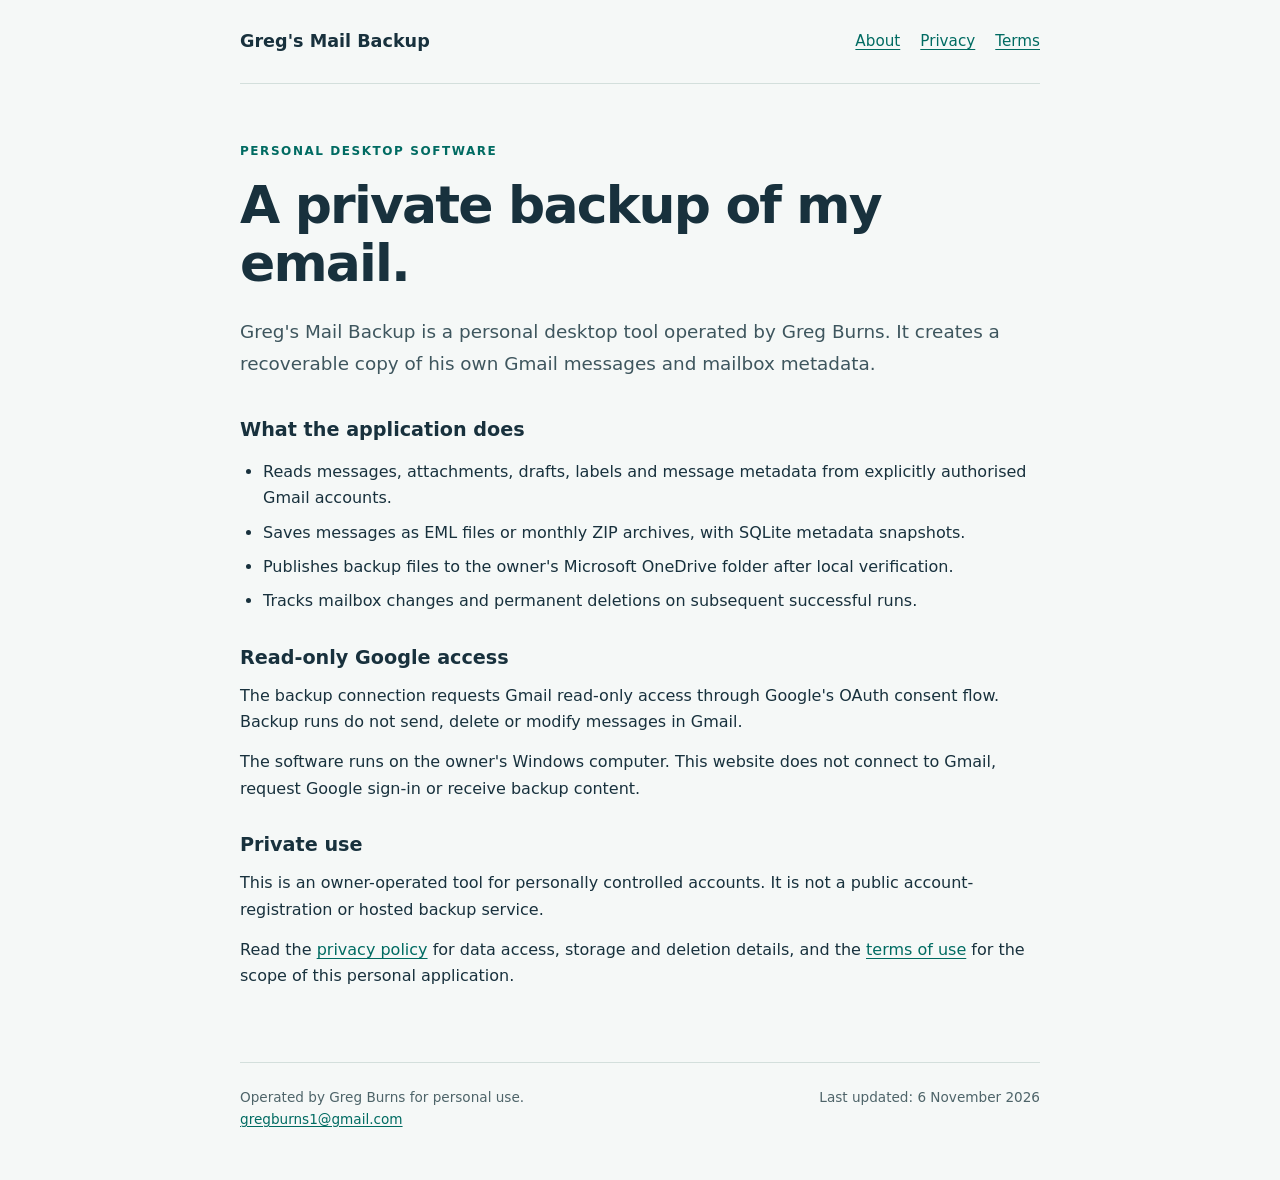
<file: index.html>
<!doctype html>
<html lang="en-AU"><head><meta charset="utf-8"><meta name="viewport" content="width=device-width,initial-scale=1"><meta name="description" content="A private desktop tool that backs up the owner&#x27;s Gmail accounts to local files and Microsoft OneDrive."><title>Personal email backup | Greg&#x27;s Mail Backup</title><link rel="stylesheet" href="styles.css"></head>
<body><a class="skip" href="#content">Skip to content</a><header><a class="brand" href="index.html">Greg&#x27;s Mail Backup</a><nav aria-label="Main navigation"><a href="index.html">About</a><a href="privacy.html">Privacy</a><a href="terms.html">Terms</a></nav></header><main id="content"><p class="eyebrow">Personal desktop software</p><h1>A private backup of my email.</h1><p class="intro">Greg's Mail Backup is a personal desktop tool operated by Greg Burns. It creates a recoverable copy of his own Gmail messages and mailbox metadata.</p><section><h2>What the application does</h2><ul><li>Reads messages, attachments, drafts, labels and message metadata from explicitly authorised Gmail accounts.</li><li>Saves messages as EML files or monthly ZIP archives, with SQLite metadata snapshots.</li><li>Publishes backup files to the owner's Microsoft OneDrive folder after local verification.</li><li>Tracks mailbox changes and permanent deletions on subsequent successful runs.</li></ul></section><section><h2>Read-only Google access</h2><p>The backup connection requests Gmail read-only access through Google's OAuth consent flow. Backup runs do not send, delete or modify messages in Gmail.</p><p>The software runs on the owner's Windows computer. This website does not connect to Gmail, request Google sign-in or receive backup content.</p></section><section><h2>Private use</h2><p>This is an owner-operated tool for personally controlled accounts. It is not a public account-registration or hosted backup service.</p><p>Read the <a href="privacy.html">privacy policy</a> for data access, storage and deletion details, and the <a href="terms.html">terms of use</a> for the scope of this personal application.</p></section></main><footer><p>Operated by Greg Burns for personal use.<br><a href="mailto:gregburns1@gmail.com">gregburns1@gmail.com</a></p><p>Last updated: 6 November 2026</p></footer></body></html>
</file>
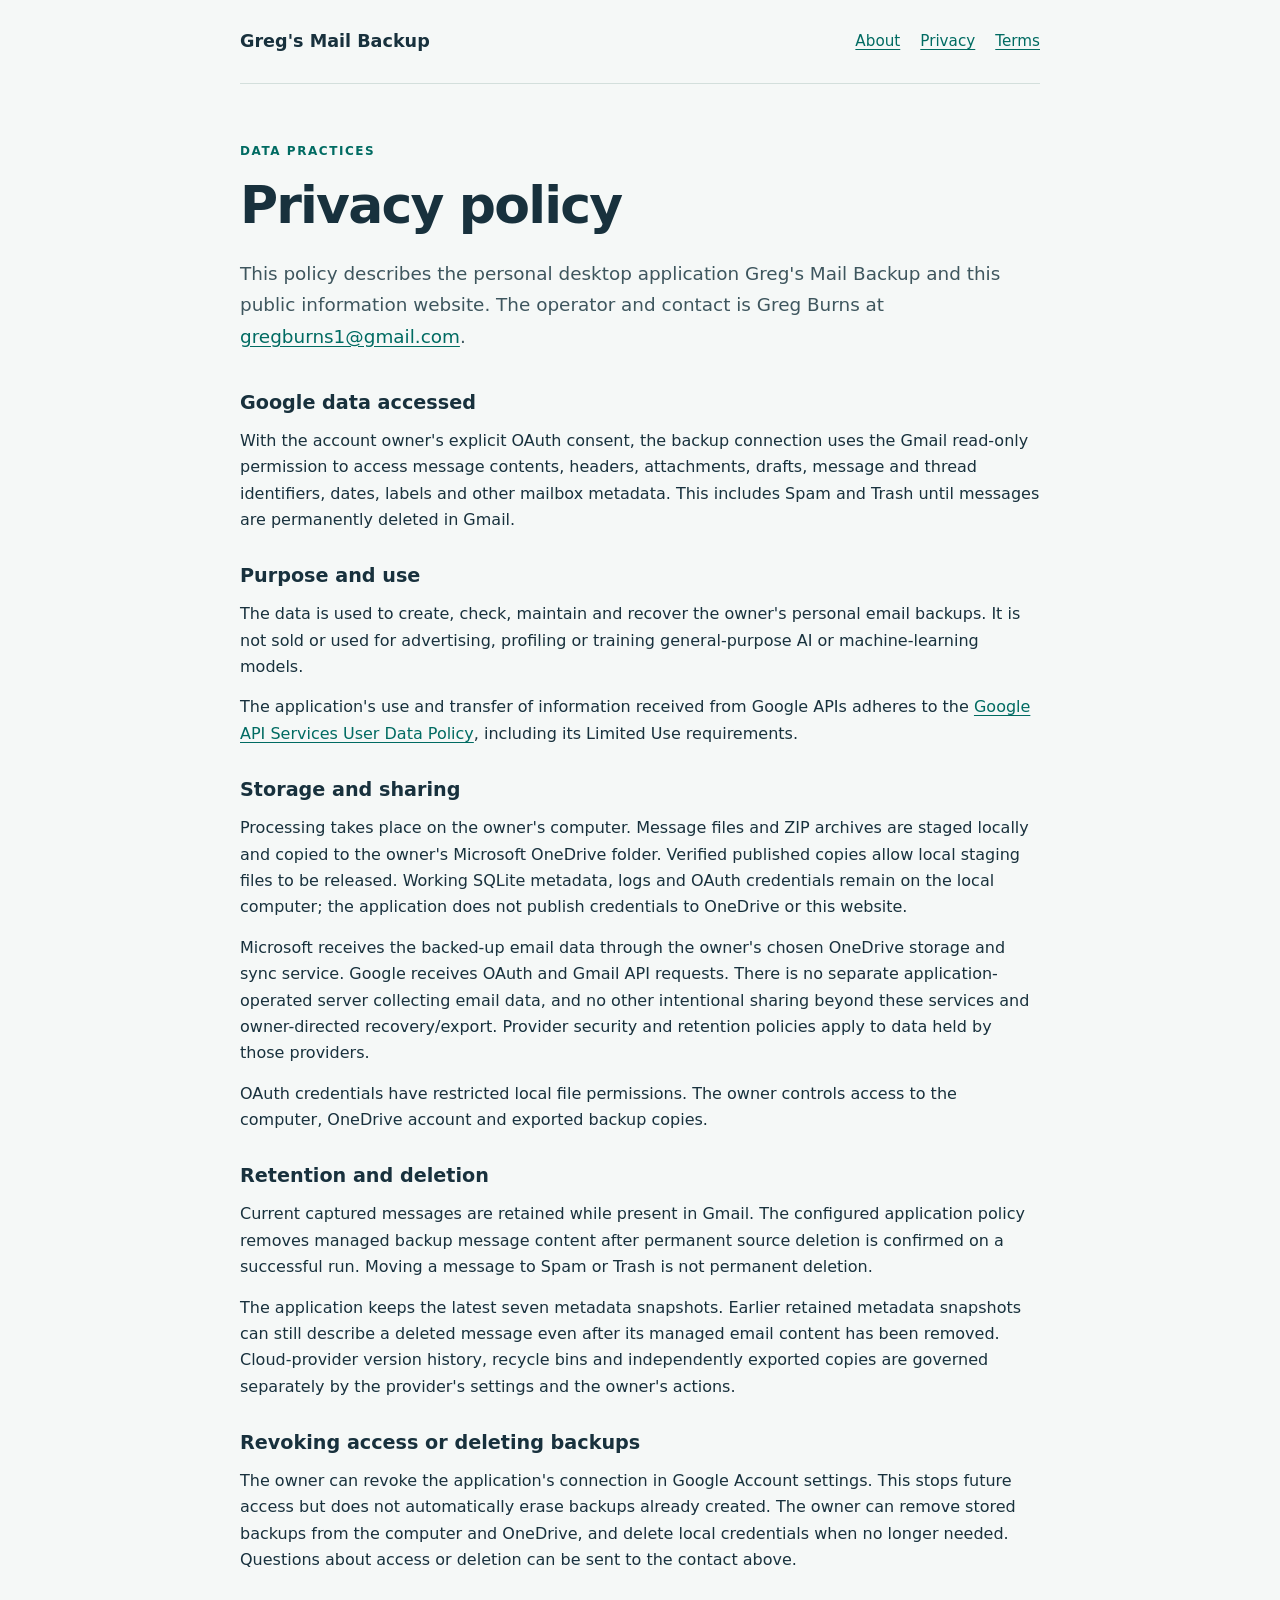
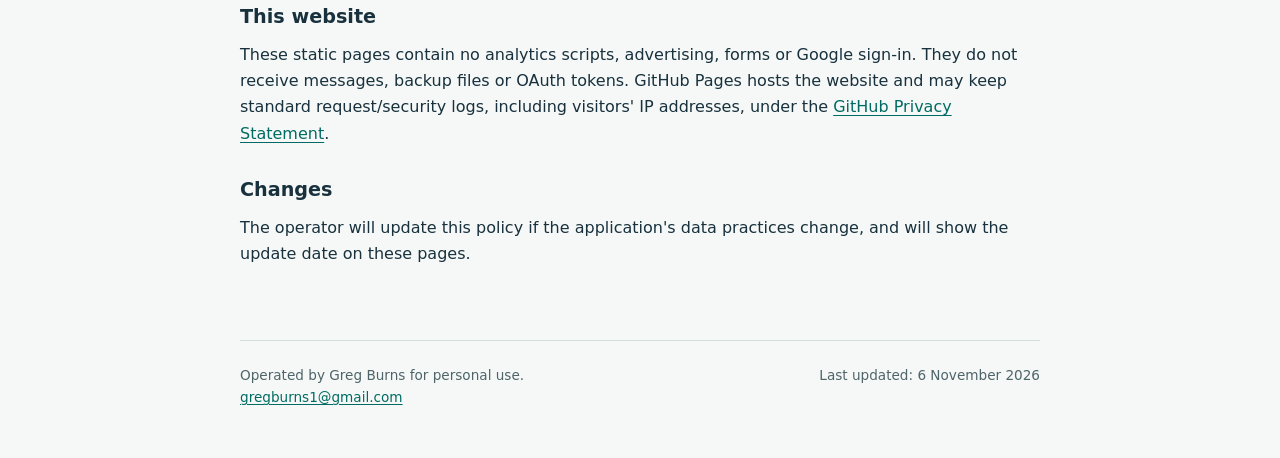
<file: privacy.html>
<!doctype html>
<html lang="en-AU"><head><meta charset="utf-8"><meta name="viewport" content="width=device-width,initial-scale=1"><meta name="description" content="How Greg&#x27;s Mail Backup accesses, stores, uses and deletes Google user data."><title>Privacy policy | Greg&#x27;s Mail Backup</title><link rel="stylesheet" href="styles.css"></head>
<body><a class="skip" href="#content">Skip to content</a><header><a class="brand" href="index.html">Greg&#x27;s Mail Backup</a><nav aria-label="Main navigation"><a href="index.html">About</a><a href="privacy.html">Privacy</a><a href="terms.html">Terms</a></nav></header><main id="content"><p class="eyebrow">Data practices</p><h1>Privacy policy</h1><p class="intro">This policy describes the personal desktop application Greg's Mail Backup and this public information website. The operator and contact is Greg Burns at <a href="mailto:gregburns1@gmail.com">gregburns1@gmail.com</a>.</p><section><h2>Google data accessed</h2><p>With the account owner's explicit OAuth consent, the backup connection uses the Gmail read-only permission to access message contents, headers, attachments, drafts, message and thread identifiers, dates, labels and other mailbox metadata. This includes Spam and Trash until messages are permanently deleted in Gmail.</p></section><section><h2>Purpose and use</h2><p>The data is used to create, check, maintain and recover the owner's personal email backups. It is not sold or used for advertising, profiling or training general-purpose AI or machine-learning models.</p><p>The application's use and transfer of information received from Google APIs adheres to the <a href="https://developers.google.com/terms/api-services-user-data-policy">Google API Services User Data Policy</a>, including its Limited Use requirements.</p></section><section><h2>Storage and sharing</h2><p>Processing takes place on the owner's computer. Message files and ZIP archives are staged locally and copied to the owner's Microsoft OneDrive folder. Verified published copies allow local staging files to be released. Working SQLite metadata, logs and OAuth credentials remain on the local computer; the application does not publish credentials to OneDrive or this website.</p><p>Microsoft receives the backed-up email data through the owner's chosen OneDrive storage and sync service. Google receives OAuth and Gmail API requests. There is no separate application-operated server collecting email data, and no other intentional sharing beyond these services and owner-directed recovery/export. Provider security and retention policies apply to data held by those providers.</p><p>OAuth credentials have restricted local file permissions. The owner controls access to the computer, OneDrive account and exported backup copies.</p></section><section><h2>Retention and deletion</h2><p>Current captured messages are retained while present in Gmail. The configured application policy removes managed backup message content after permanent source deletion is confirmed on a successful run. Moving a message to Spam or Trash is not permanent deletion.</p><p>The application keeps the latest seven metadata snapshots. Earlier retained metadata snapshots can still describe a deleted message even after its managed email content has been removed. Cloud-provider version history, recycle bins and independently exported copies are governed separately by the provider's settings and the owner's actions.</p></section><section><h2>Revoking access or deleting backups</h2><p>The owner can revoke the application's connection in Google Account settings. This stops future access but does not automatically erase backups already created. The owner can remove stored backups from the computer and OneDrive, and delete local credentials when no longer needed. Questions about access or deletion can be sent to the contact above.</p></section><section><h2>This website</h2><p>These static pages contain no analytics scripts, advertising, forms or Google sign-in. They do not receive messages, backup files or OAuth tokens. GitHub Pages hosts the website and may keep standard request/security logs, including visitors' IP addresses, under the <a href="https://docs.github.com/en/site-policy/privacy-policies/github-general-privacy-statement">GitHub Privacy Statement</a>.</p></section><section><h2>Changes</h2><p>The operator will update this policy if the application's data practices change, and will show the update date on these pages.</p></section></main><footer><p>Operated by Greg Burns for personal use.<br><a href="mailto:gregburns1@gmail.com">gregburns1@gmail.com</a></p><p>Last updated: 6 November 2026</p></footer></body></html>
</file>
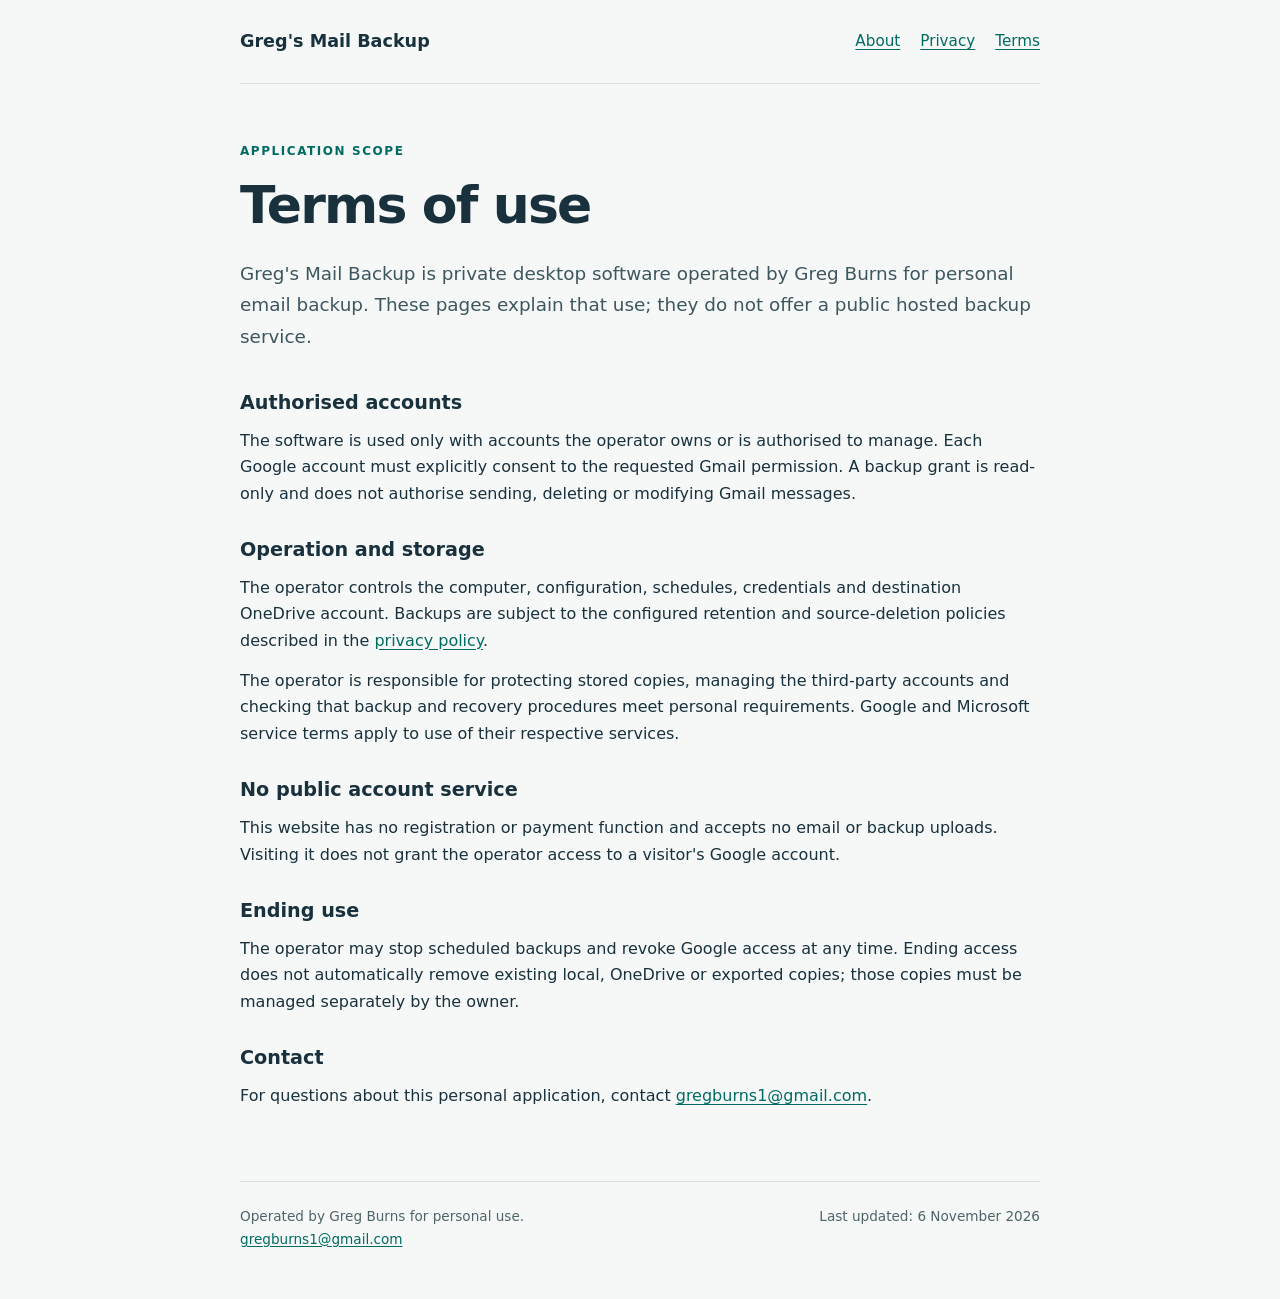
<file: terms.html>
<!doctype html>
<html lang="en-AU"><head><meta charset="utf-8"><meta name="viewport" content="width=device-width,initial-scale=1"><meta name="description" content="Terms for the private, owner-operated desktop application Greg&#x27;s Mail Backup."><title>Terms of use | Greg&#x27;s Mail Backup</title><link rel="stylesheet" href="styles.css"></head>
<body><a class="skip" href="#content">Skip to content</a><header><a class="brand" href="index.html">Greg&#x27;s Mail Backup</a><nav aria-label="Main navigation"><a href="index.html">About</a><a href="privacy.html">Privacy</a><a href="terms.html">Terms</a></nav></header><main id="content"><p class="eyebrow">Application scope</p><h1>Terms of use</h1><p class="intro">Greg's Mail Backup is private desktop software operated by Greg Burns for personal email backup. These pages explain that use; they do not offer a public hosted backup service.</p><section><h2>Authorised accounts</h2><p>The software is used only with accounts the operator owns or is authorised to manage. Each Google account must explicitly consent to the requested Gmail permission. A backup grant is read-only and does not authorise sending, deleting or modifying Gmail messages.</p></section><section><h2>Operation and storage</h2><p>The operator controls the computer, configuration, schedules, credentials and destination OneDrive account. Backups are subject to the configured retention and source-deletion policies described in the <a href="privacy.html">privacy policy</a>.</p><p>The operator is responsible for protecting stored copies, managing the third-party accounts and checking that backup and recovery procedures meet personal requirements. Google and Microsoft service terms apply to use of their respective services.</p></section><section><h2>No public account service</h2><p>This website has no registration or payment function and accepts no email or backup uploads. Visiting it does not grant the operator access to a visitor's Google account.</p></section><section><h2>Ending use</h2><p>The operator may stop scheduled backups and revoke Google access at any time. Ending access does not automatically remove existing local, OneDrive or exported copies; those copies must be managed separately by the owner.</p></section><section><h2>Contact</h2><p>For questions about this personal application, contact <a href="mailto:gregburns1@gmail.com">gregburns1@gmail.com</a>.</p></section></main><footer><p>Operated by Greg Burns for personal use.<br><a href="mailto:gregburns1@gmail.com">gregburns1@gmail.com</a></p><p>Last updated: 6 November 2026</p></footer></body></html>
</file>
<file: styles.css>
*{box-sizing:border-box}html{font-family:system-ui,-apple-system,BlinkMacSystemFont,"Segoe UI",sans-serif;color:#18313d;background:#f5f8f7;line-height:1.65}body{margin:0}a{color:#006b62;text-underline-offset:.18em}a:hover{color:#003e39}header,main,footer{width:min(100% - 40px,800px);margin-inline:auto}header{padding:27px 0;display:flex;align-items:center;justify-content:space-between;gap:20px;border-bottom:1px solid #d3dfdc}.brand{font-weight:750;font-size:1.1rem;text-decoration:none;color:#18313d}nav{display:flex;gap:20px;font-size:.95rem}main{padding:58px 0 42px}.eyebrow{text-transform:uppercase;letter-spacing:.13em;font-size:.75rem;font-weight:750;color:#006b62;margin:0 0 14px}h1{font-size:clamp(2rem,5vw,3.25rem);line-height:1.12;letter-spacing:-.035em;margin:0 0 24px;max-width:700px}.intro{font-size:1.15rem;line-height:1.7;color:#3e565e;margin:0 0 38px}section{margin:30px 0}h2{font-size:1.2rem;line-height:1.35;margin-bottom:12px}p{margin:0 0 14px}li{margin-bottom:8px}ul{padding-left:23px}footer{font-size:.85rem;color:#4e6469;border-top:1px solid #d3dfdc;padding:23px 0 35px;display:flex;justify-content:space-between;gap:20px}.skip{position:absolute;top:-100px;left:10px;padding:8px;background:white}.skip:focus{top:8px}a:focus-visible{outline:3px solid #d2942e;outline-offset:4px}@media(max-width:580px){header{align-items:flex-start;flex-direction:column;gap:10px}main{padding-top:38px}footer{flex-direction:column;gap:0}nav{gap:24px}}
</file>
